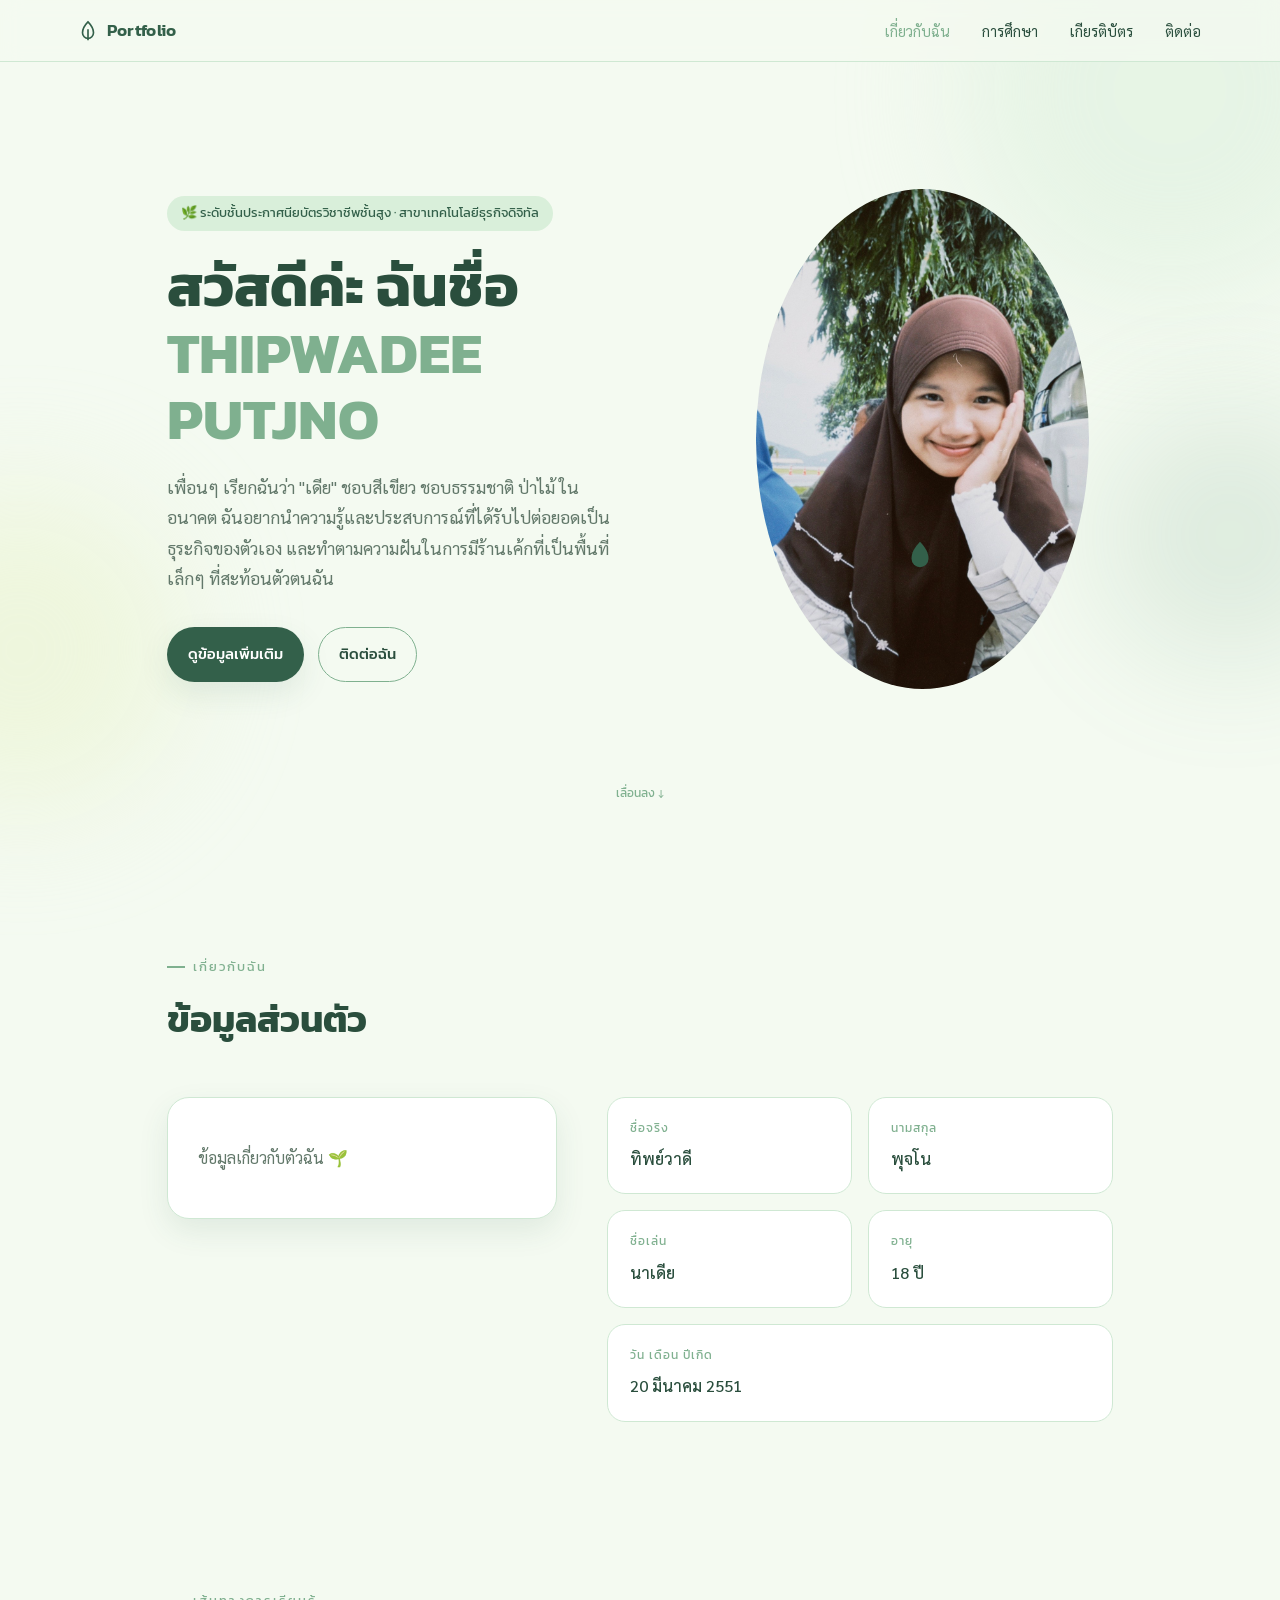
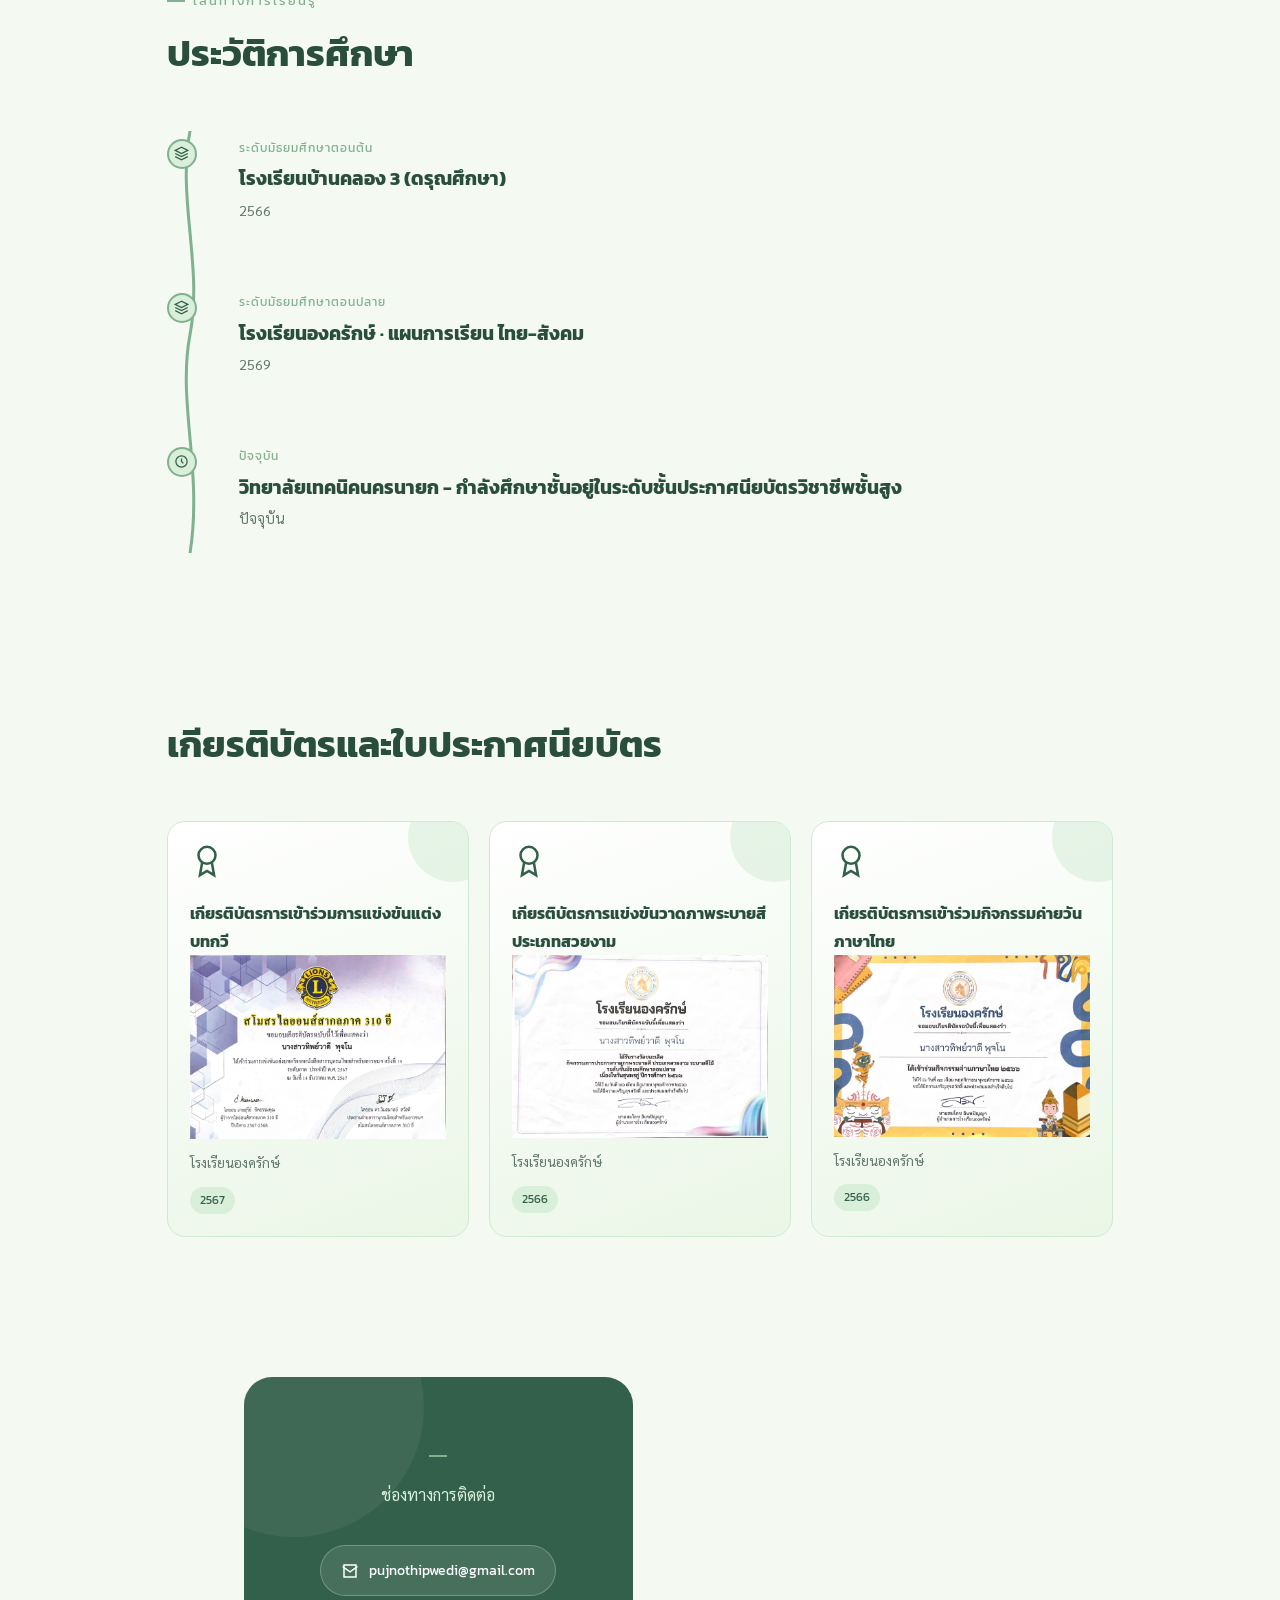
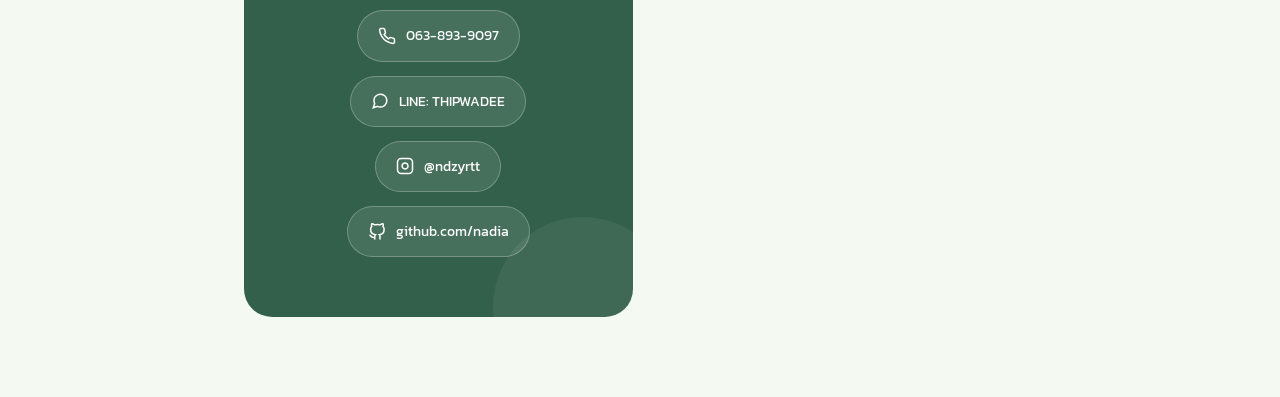
<file: index.html>
<!DOCTYPE html>
<html lang="th">
<head>
<meta charset="UTF-8">
<meta name="viewport" content="width=device-width, initial-scale=1.0">
<title>THIPWADEE PUTJNO — พอร์ตโฟลิโอ</title>
<link rel="preconnect" href="https://fonts.googleapis.com">
<link rel="preconnect" href="https://fonts.gstatic.com" crossorigin>
<link href="https://fonts.googleapis.com/css2?family=Kanit:wght@400;500;600;700&family=Sarabun:wght@300;400;500;600&display=swap" rel="stylesheet">
<style>
  :root{
    --bg: #F4FAF1;
    --bg-soft: #EAF6E6;
    --card: #FFFFFF;
    --deep: #33604A;
    --deep-2: #2A4E3D;
    --mid: #7FB08F;
    --pastel: #D9EFDA;
    --highlight: #E9F3C9;
    --text: #26352B;
    --muted: #62786A;
    --line: #CFE8D3;
    --shadow: 0 12px 30px rgba(51, 96, 74, 0.10);
  }

  *{ box-sizing: border-box; }
  html{ scroll-behavior: smooth; }
  body{
    margin:0;
    background: var(--bg);
    color: var(--text);
    font-family: 'Sarabun', sans-serif;
    font-weight: 400;
    line-height: 1.75;
    overflow-x: hidden;
  }
  h1,h2,h3,h4{
    font-family: 'Kanit', sans-serif;
    color: var(--deep-2);
    margin: 0;
  }
  a{ color: inherit; }
  ::selection{ background: var(--pastel); color: var(--deep-2); }

  @media (prefers-reduced-motion: reduce){
    *{ animation: none !important; transition: none !important; }
    html{ scroll-behavior: auto; }
  }

  /* ---------- background texture ---------- */
  .bg-blob{
    position: fixed;
    border-radius: 50%;
    filter: blur(60px);
    opacity: 0.5;
    z-index: -1;
    pointer-events: none;
  }
  .blob-1{ width: 420px; height: 420px; background: var(--pastel); top: -120px; right: -100px; }
  .blob-2{ width: 320px; height: 320px; background: var(--highlight); bottom: 10%; left: -140px; }
  .blob-3{ width: 260px; height: 260px; background: var(--mid); opacity: 0.18; top: 45%; right: -80px; }

  /* ---------- nav ---------- */
  nav{
    position: fixed;
    top: 0; left: 0; right: 0;
    z-index: 100;
    display: flex;
    align-items: center;
    justify-content: space-between;
    padding: 16px 6vw;
    background: rgba(244, 250, 241, 0.75);
    backdrop-filter: blur(10px);
    border-bottom: 1px solid var(--line);
    transition: padding .3s ease;
  }
  .logo{
    display: flex;
    align-items: center;
    gap: 8px;
    font-family: 'Kanit', sans-serif;
    font-weight: 600;
    color: var(--deep);
    font-size: 1.05rem;
    letter-spacing: .3px;
  }
  .logo svg{ width: 22px; height: 22px; }
  .nav-links{
    display: flex;
    gap: 28px;
    list-style: none;
    margin: 0; padding: 0;
    font-size: 0.92rem;
  }
  .nav-links a{
    text-decoration: none;
    color: var(--deep-2);
    position: relative;
    padding: 4px 2px;
  }
  .nav-links a::after{
    content:"";
    position: absolute;
    left: 0; bottom: -2px;
    height: 2px; width: 0%;
    background: var(--mid);
    transition: width .25s ease;
  }
  .nav-links a:hover::after{ width: 100%; }
  .nav-toggle{ display: none; background: none; border: none; cursor: pointer; }
  .nav-toggle svg{ width: 26px; height: 26px; color: var(--deep); }

  @media (max-width: 760px){
    .nav-links{
      position: fixed;
      top: 60px; right: -100%;
      flex-direction: column;
      background: var(--card);
      width: 72%;
      max-width: 300px;
      height: calc(100vh - 60px);
      padding: 36px 30px;
      gap: 26px;
      box-shadow: var(--shadow);
      transition: right .35s ease;
    }
    .nav-links.open{ right: 0; }
    .nav-toggle{ display: block; }
  }

  section{ padding: 120px 6vw 40px; max-width: 1100px; margin: 0 auto; }
  .eyebrow{
    display: inline-flex;
    align-items: center;
    gap: 8px;
    font-family: 'Kanit', sans-serif;
    font-size: 0.8rem;
    letter-spacing: 2px;
    color: var(--mid);
    text-transform: uppercase;
    margin-bottom: 10px;
  }
  .eyebrow::before{
    content:"";
    width: 18px; height: 2px;
    background: var(--mid);
  }
  .section-title{ font-size: clamp(1.6rem, 3vw, 2.3rem); margin-bottom: 44px; }

  .reveal{
    opacity: 0;
    transform: translateY(24px);
    transition: opacity .7s ease, transform .7s ease;
  }
  .reveal.in{ opacity: 1; transform: translateY(0); }

  /* ---------- hero ---------- */
  .hero{
    min-height: 92vh;
    display: flex;
    align-items: center;
    padding-top: 90px;
    position: relative;
  }
  .hero-grid{
    display: grid;
    grid-template-columns: 1.15fr 0.85fr;
    gap: 50px;
    align-items: center;
    width: 100%;
  }
  .hero-tag{
    display: inline-block;
    background: var(--pastel);
    color: var(--deep);
    font-family: 'Kanit', sans-serif;
    font-size: 0.82rem;
    padding: 6px 14px;
    border-radius: 999px;
    margin-bottom: 22px;
  }
  .hero h1{
    font-size: clamp(2.3rem, 5.2vw, 3.6rem);
    line-height: 1.15;
    font-weight: 700;
  }
  .hero h1 span{ color: var(--mid); }
  .hero p.lead{
    margin-top: 20px;
    color: var(--muted);
    font-size: 1.08rem;
    max-width: 46ch;
  }
  .hero-cta{ margin-top: 34px; display: flex; gap: 14px; flex-wrap: wrap; }
  .btn{
    font-family: 'Kanit', sans-serif;
    font-weight: 500;
    padding: 13px 20px;
    border-radius: 200px;
    text-decoration: none;
    font-size: 0.95rem;
    display: inline-flex;
    align-items: center;
    gap: 8px;
    border: 1.5px solid transparent;
    transition: transform .25s ease, box-shadow .25s ease;
  }
  .btn-solid{ background: var(--deep); color: #fff; box-shadow: var(--shadow); }
  .btn-solid:hover{ transform: translateY(-3px); }
  .btn-outline{ border-color: var(--mid); color: var(--deep-2); }
  .btn-outline:hover{ background: var(--pastel); transform: translateY(-3px); }

  .hero-portrait{
    position: relative;
    justify-self: center;
  }
  .portrait-frame{
    width: min(200px, 40px);
    height: min(200px, 40vw);
    border-radius: 42% 58% 63% 37% / 45% 40% 60% 55%;
    background: linear-gradient(160deg, var(--pastel), var(--mid) 130%);
    display: flex;
    align-items: center;
    justify-content: center;
    box-shadow: var(--shadow);
    animation: morph 9s ease-in-out infinite;
    position: relative;
  }
  .portrait-frame span{
    font-family: 'Kanit', sans-serif;
    font-size: 4.2rem;
    font-weight: 600;
    color: var(--deep-2);
  }
  @keyframes morph{
    0%,100%{ border-radius: 42% 58% 63% 37% / 45% 40% 60% 55%; }
    50%{ border-radius: 58% 42% 37% 63% / 55% 60% 40% 45%; }
  }
  .leaf-orbit{
    position: absolute;
    width: 34px; height: 34px;
    color: var(--deep);
    animation: orbit 12s linear infinite;
  }
  @keyframes orbit{
    from{ transform: rotate(0deg) translateX(175px) rotate(0deg); }
    to{ transform: rotate(360deg) translateX(175px) rotate(-360deg); }
  }

  @media (max-width: 860px){
    .hero-grid{ grid-template-columns: 1fr; text-align: center; }
    .hero p.lead{ margin-left: auto; margin-right: auto; }
    .hero-cta{ justify-content: center; }
    .leaf-orbit{ display: none; }
  }

  .scroll-cue{
    position: absolute;
    bottom: 24px; left: 50%;
    transform: translateX(-50%);
    display: flex; flex-direction: column; align-items: center;
    gap: 6px;
    color: var(--mid);
    font-size: 0.75rem;
    font-family: 'Kanit', sans-serif;
    animation: bob 2.2s ease-in-out infinite;
  }
  @keyframes bob{ 0%,100%{ transform: translate(-50%,0);} 50%{ transform: translate(-50%,6px);} }

  /* ---------- about ---------- */
  .about-wrap{
    display: grid;
    grid-template-columns: 1fr 1.3fr;
    gap: 50px;
    align-items: start;
  }
  .about-note{
    background: var(--card);
    border: 1px solid var(--line);
    border-radius: 22px;
    padding: 30px;
    box-shadow: var(--shadow);
  }
  .about-note p{ color: var(--muted); }
  .info-grid{
    display: grid;
    grid-template-columns: repeat(2, 1fr);
    gap: 16px;
  }
  .info-card{
    background: var(--card);
    border: 1px solid var(--line);
    border-radius: 18px;
    padding: 20px 22px;
    transition: transform .25s ease, box-shadow .25s ease;
  }
  .info-card:hover{ transform: translateY(-4px); box-shadow: var(--shadow); }
  .info-card .k{
    font-family: 'Kanit', sans-serif;
    font-size: 0.76rem;
    color: var(--mid);
    text-transform: uppercase;
    letter-spacing: 1px;
    margin-bottom: 6px;
  }
  .info-card .v{ font-weight: 500; font-size: 1.02rem; color: var(--deep-2); }
  @media (max-width: 860px){
    .about-wrap{ grid-template-columns: 1fr; }
    .info-grid{ grid-template-columns: 1fr 1fr; }
  }
  @media (max-width: 480px){
    .info-grid{ grid-template-columns: 1fr; }
  }

  /* ---------- education timeline (vine signature) ---------- */
  .timeline{
    position: relative;
    padding-left: 46px;
  }
  .vine-svg{
    position: absolute;
    left: 0; top: 0;
    width: 46px;
    height: 100%;
  }
  .vine-path{
    fill: none;
    stroke: var(--mid);
    stroke-width: 3;
    stroke-linecap: round;
    stroke-dasharray: 1000;
    stroke-dashoffset: 1000;
    transition: stroke-dashoffset 1.6s ease;
  }
  .vine-path.in{ stroke-dashoffset: 0; }
  .tl-item{
    position: relative;
    padding: 6px 0 46px 26px;
  }
  .tl-item:last-child{ padding-bottom: 6px; }
  .tl-dot{
    position: absolute;
    left: -46px;
    top: 8px;
    width: 30px; height: 30px;
    background: var(--pastel);
    border: 2px solid var(--mid);
    border-radius: 50%;
    display: flex; align-items: center; justify-content: center;
  }
  .tl-dot svg{ width: 15px; height: 15px; color: var(--deep); }
  .tl-item .stage{
    font-family: 'Kanit', sans-serif;
    font-size: 0.78rem;
    letter-spacing: 1px;
    text-transform: uppercase;
    color: var(--mid);
    margin-bottom: 4px;
  }
  .tl-item h3{ font-size: 1.18rem; }
  .tl-item .years{ color: var(--muted); font-size: 0.9rem; margin-top: 2px; }
  .tl-item p.detail{ margin-top: 8px; color: var(--muted); max-width: 60ch; }

  /* ---------- experience / competitions ---------- */
  .card-grid{
    display: grid;
    grid-template-columns: repeat(auto-fit, minmax(260px, 1fr));
    gap: 22px;
  }
  .item-card{
    background: var(--card);
    border: 1px solid var(--line);
    border-radius: 20px;
    padding: 26px;
    box-shadow: 0 2px 10px rgba(51,96,74,0.05);
    transition: transform .28s ease, box-shadow .28s ease;
  }
  .item-card:hover{ transform: translateY(-6px); box-shadow: var(--shadow); }
  .item-icon{
    width: 42px; height: 42px;
    border-radius: 12px;
    background: var(--pastel);
    display: flex; align-items: center; justify-content: center;
    margin-bottom: 16px;
  }
  .item-icon svg{ width: 22px; height: 22px; color: var(--deep); }
  .item-card h4{ font-size: 1.05rem; margin-bottom: 6px; }
  .item-card .tag{ color: var(--mid); font-size: 0.82rem; font-family: 'Kanit',sans-serif; margin-bottom: 8px; display:block; }
  .item-card p{ color: var(--muted); font-size: 0.94rem; margin: 0; }

  .subhead{
    font-family: 'Kanit', sans-serif;
    font-size: 1.05rem;
    color: var(--deep);
    margin: 48px 0 20px;
    display: flex;
    align-items: center;
    gap: 10px;
  }
  .subhead svg{ width: 20px; height: 20px; color: var(--mid); }
  .subhead:first-child{ margin-top: 0; }

  /* ---------- certificates ---------- */
  .cert-grid{
    display: grid;
    grid-template-columns: repeat(auto-fit, minmax(230px, 1fr));
    gap: 20px;
  }
  .cert-card{
    background: linear-gradient(160deg, var(--card), var(--bg-soft));
    border: 1px solid var(--line);
    border-radius: 18px;
    padding: 22px;
    position: relative;
    overflow: hidden;
  }
  .cert-card::before{
    content:"";
    position: absolute;
    top: -30px; right: -30px;
    width: 90px; height: 90px;
    background: var(--pastel);
    border-radius: 50%;
    opacity: .6;
  }
  .cert-ribbon{
    width: 34px; height: 34px;
    color: var(--deep);
    margin-bottom: 14px;
    position: relative;
  }
  .cert-card h4{ font-size: 0.98rem; position: relative; }
  .cert-card .cert-org{ color: var(--muted); font-size: 0.85rem; margin-top: 4px; position: relative; }
  .cert-card .cert-year{
    display: inline-block;
    margin-top: 12px;
    font-family: 'Kanit', sans-serif;
    font-size: 0.75rem;
    color: var(--deep);
    background: var(--pastel);
    padding: 3px 10px;
    border-radius: 999px;
    position: relative;
  }

  /* ---------- contact ---------- */
  .contact-box{
    background: var(--deep);
    border-radius: 28px;
    padding: 60px 6vw;
    color: #fff;
    text-align: center;
    position: relative;
    overflow: hidden;
  }
  .contact-box::before, .contact-box::after{
    content:"";
    position: absolute;
    border-radius: 50%;
    background: rgba(255,255,255,0.06);
  }
  .contact-box::before{ width: 260px; height: 260px; top: -100px; left: -80px; }
  .contact-box::after{ width: 180px; height: 180px; bottom: -80px; right: -40px; }
  .contact-box h2{ color: #fff; }
  .contact-box p{ color: var(--pastel); max-width: 50ch; margin: 14px auto 0; }
  .contact-links{
    display: flex;
    flex-wrap: wrap;
    justify-content: center;
    gap: 14px;
    margin-top: 36px;
    position: relative;
  }
  .contact-pill{
    display: flex;
    align-items: center;
    gap: 10px;
    background: rgba(255,255,255,0.1);
    border: 1px solid rgba(255,255,255,0.25);
    padding: 12px 20px;
    border-radius: 999px;
    text-decoration: none;
    color: #fff;
    font-family: 'Kanit', sans-serif;
    font-size: 0.9rem;
    transition: background .25s ease, transform .25s ease;
  }
  .contact-pill:hover{ background: rgba(255,255,255,0.22); transform: translateY(-3px); }
  .contact-pill svg{ width: 18px; height: 18px; }

  footer{
    text-align: center;
    padding: 30px 6vw 40px;
    color: var(--muted);
    font-size: 0.85rem;
  }
</style>
</head>
<body>

<div class="bg-blob blob-1"></div>
<div class="bg-blob blob-2"></div>
<div class="bg-blob blob-3"></div>

<nav>
  <div class="logo">
    <svg viewBox="0 0 24 24" fill="none" stroke="currentColor" stroke-width="1.8"><path d="M12 2C8 6 6 10 6 14a6 6 0 0012 0c0-4-2-8-6-12z"/><path d="M12 22V10"/></svg>
    Portfolio
  </div>
  <ul class="nav-links" id="navLinks">
    <li><a href="#about" class="nav-link">เกี่ยวกับฉัน</a></li>
    <li><a href="#education" class="nav-link">การศึกษา</a></li>
    <li><a href="#certificates" class="nav-link">เกียรติบัตร</a></li>
    <li><a href="#contact" class="nav-link">ติดต่อ</a></li>
  </ul>
  <button class="nav-toggle" id="navToggle" aria-label="เปิดเมนู">
    <svg viewBox="0 0 24 24" fill="none" stroke="currentColor" stroke-width="2"><path d="M4 6h16M4 12h16M4 18h16"/></svg>
  </button>
</nav>

<!-- ================= HERO ================= -->
<section class="hero" id="hero">
  <div class="hero-grid">
    <div class="reveal in">
      <span class="hero-tag">🌿 ระดับชั้นประกาศนียบัตรวิชาชีพชั้นสูง · สาขาเทคโนโลยีธุรกิจดิจิทัล</span>
      <h1>สวัสดีค่ะ ฉันชื่อ<br><span>THIPWADEE PUTJNO</span></h1>
      <p class="lead">เพื่อนๆ เรียกฉันว่า "เดีย" ชอบสีเขียว ชอบธรรมชาติ ป่าไม้  ในอนาคต ฉันอยากนำความรู้และประสบการณ์ที่ได้รับไปต่อยอดเป็นธุระกิจของตัวเอง และทำตามความฝันในการมีร้านเค้กที่เป็นพื้นที่เล็กๆ ที่สะท้อนตัวตนฉัน </p>
      <div class="hero-cta">
        <a href="#about" class="btn btn-solid">ดูข้อมูลเพิ่มเติม</a>
        <a href="#contact" class="btn btn-outline">ติดต่อฉัน</a>
      </div>
    </div>
    <div class="hero-portrait reveal in">
      <div class="portrait-frame"><img src="assets/333.jpg" alt="รูปหน้าปก" style="width: 500px; height: 500px; object-fit: cover; border-radius: 50%;"></div>
      <svg class="leaf-orbit" viewBox="0 0 24 24" fill="currentColor"><path d="M12 2C8 6 6 10 6 14a6 6 0 0012 0c0-4-2-8-6-12z"/></svg>
    </div>
  </div>
  <div class="scroll-cue">เลื่อนลง ↓</div>
</section>

<!-- ================= ABOUT ================= -->
<section id="about">
  <div class="eyebrow reveal">เกี่ยวกับฉัน</div>
  <h2 class="section-title reveal">ข้อมูลส่วนตัว</h2>
  <div class="about-wrap">
    <div class="about-note reveal">
      <p>ข้อมูลเกี่ยวกับตัวฉัน 🌱</p>
    </div>
    <div class="info-grid">
      <div class="info-card reveal">
        <div class="k">ชื่อจริง</div>
        <div class="v">ทิพย์วาดี</div>
      </div>
      <div class="info-card reveal">
        <div class="k">นามสกุล</div>
        <div class="v">พุจโน</div>
      </div>
      <div class="info-card reveal">
        <div class="k">ชื่อเล่น</div>
        <div class="v">นาเดีย</div>
      </div>
      <div class="info-card reveal">
        <div class="k">อายุ</div>
        <div class="v">18 ปี</div>
      </div>
      <div class="info-card reveal" style="grid-column: 1 / -1;">
        <div class="k">วัน เดือน ปีเกิด</div>
        <div class="v">20 มีนาคม 2551</div>
      </div>
    </div>
  </div>
</section>

<!-- ================= EDUCATION ================= -->
<section id="education">
  <div class="eyebrow reveal">เส้นทางการเรียนรู้</div>
  <h2 class="section-title reveal">ประวัติการศึกษา</h2>

  <div class="timeline">
    <svg class="vine-svg" viewBox="0 0 46 560" preserveAspectRatio="none">
      <path class="vine-path" d="M23 0 C 10 90, 36 180, 23 270 C 10 360, 36 450, 23 560" />
    </svg>

    <div class="tl-item reveal">
      <div class="tl-dot"><svg viewBox="0 0 24 24" fill="none" stroke="currentColor" stroke-width="2"><path d="M12 2 2 7l10 5 10-5-10-5z"/><path d="M2 17l10 5 10-5M2 12l10 5 10-5"/></svg></div>
      <div class="stage">ระดับมัธยมศึกษาตอนต้น</div>
      <h3>โรงเรียนบ้านคลอง 3 (ดรุณศึกษา) </h3>
      <div class="years">2566</div>
      <p class="detail"></p>
    </div>

    <div class="tl-item reveal">
      <div class="tl-dot"><svg viewBox="0 0 24 24" fill="none" stroke="currentColor" stroke-width="2"><path d="M12 2 2 7l10 5 10-5-10-5z"/><path d="M2 17l10 5 10-5M2 12l10 5 10-5"/></svg></div>
      <div class="stage">ระดับมัธยมศึกษาตอนปลาย</div>
      <h3>โรงเรียนองครักษ์ · แผนการเรียน ไทย-สังคม </h3>
      <div class="years">2569</div>
      <p class="detail"></p>
    </div>

    <div class="tl-item reveal">
      <div class="tl-dot"><svg viewBox="0 0 24 24" fill="none" stroke="currentColor" stroke-width="2"><circle cx="12" cy="12" r="9"/><path d="M12 7v5l3 3"/></svg></div>
      <div class="stage">ปัจจุบัน</div>
      <h3>วิทยาลัยเทคนิคนครนายก - กำลังศึกษาชั้นอยู่ในระดับชั้นประกาศนียบัตรวิชาชีพชั้นสูง</h3>
      <div class="years">ปัจจุบัน</div>
      <p class="detail"></p>
    </div>
  </div>
</section>

 
<!-- ================= CERTIFICATES ================= -->
<section id="certificates">
  <h2 class="section-title reveal">เกียรติบัตรและใบประกาศนียบัตร</h2>
  <div class="cert-grid">
    <div class="cert-card reveal">
      <svg class="cert-ribbon" viewBox="0 0 24 24" fill="none" stroke="currentColor" stroke-width="1.8"><circle cx="12" cy="8" r="6"/><path d="M8.5 13.5L7 22l5-3 5 3-1.5-8.5"/></svg>
      <h4>เกียรติบัตรการเข้าร่วมการแข่งขันแต่งบทกวี</h4>
      <img src="assets/2.jpg" alt="เกียรติบัตร" style="max-width:100%;">
      <div class="cert-org">โรงเรียนองครักษ์</div>
      <span class="cert-year">2567</span>
    </div>
    <div class="cert-card reveal">
      <svg class="cert-ribbon" viewBox="0 0 24 24" fill="none" stroke="currentColor" stroke-width="1.8"><circle cx="12" cy="8" r="6"/><path d="M8.5 13.5L7 22l5-3 5 3-1.5-8.5"/></svg>
      <h4>เกียรติบัตรการแข่งขันวาดภาพระบายสีประเภทสวยงาม</h4>
<a href="certificate.jpg" target="_blank">
    <img src="assets/1.jpg" alt="เกียรติบัตร" style="max-width:100%;">
         
</a>
      <div class="cert-org">โรงเรียนองครักษ์</div>
      <span class="cert-year">2566</span>
    </div>
     <div class="cert-card reveal">
      <svg class="cert-ribbon" viewBox="0 0 24 24" fill="none" stroke="currentColor" stroke-width="1.8"><circle cx="12" cy="8" r="6"/><path d="M8.5 13.5L7 22l5-3 5 3-1.5-8.5"/></svg>
      <h4>เกียรติบัตรการเข้าร่วมกิจกรรมค่ายวันภาษาไทย</h4>
<img src="assets/3.jpg" alt="เกียรติบัตร" style="max-width:100%;">
      <div class="cert-org">โรงเรียนองครักษ์</div>
      <span class="cert-year">2566</span>
    </div>
  
   

<!-- ================= CONTACT ================= -->
<section id="contact">
  <div class="contact-box reveal">
    <div class="eyebrow" style="color: var(--pastel);"></div>
    <p>ช่องทางการติดต่อ</p>
    <div class="contact-links">
      <a class="contact-pill" href="pujnothipwedi@gmail.com">
        <svg viewBox="0 0 24 24" fill="none" stroke="currentColor" stroke-width="2"><path d="M4 4h16v16H4z"/><path d="M22 6l-10 7L2 6"/></svg>
        pujnothipwedi@gmail.com
      </a>
      <a class="contact-pill" href="tel:063-893-9097">
        <svg viewBox="0 0 24 24" fill="none" stroke="currentColor" stroke-width="2"><path d="M22 16.92v3a2 2 0 01-2.18 2 19.79 19.79 0 01-8.63-3.07 19.5 19.5 0 01-6-6 19.79 19.79 0 01-3.07-8.67A2 2 0 014.11 2h3a2 2 0 012 1.72c.127.96.362 1.903.7 2.81a2 2 0 01-.45 2.11L8.09 9.91a16 16 0 006 6l1.27-1.27a2 2 0 012.11-.45c.907.338 1.85.573 2.81.7A2 2 0 0122 16.92z"/></svg>
        063-893-9097
      </a>
      <a class="contact-pill" href="https://line.me/ti/p/THIPWADEE" target="_blank" rel="noopener">
        <svg viewBox="0 0 24 24" fill="none" stroke="currentColor" stroke-width="2"><path d="M21 11.5a8.38 8.38 0 01-.9 3.8 8.5 8.5 0 01-7.6 4.7 8.38 8.38 0 01-3.8-.9L3 21l1.9-5.7a8.38 8.38 0 01-.9-3.8 8.5 8.5 0 014.7-7.6 8.38 8.38 0 013.8-.9h.5a8.48 8.48 0 018 8v.5z"/></svg>
        LINE: THIPWADEE
      </a>
      <a class="contact-pill" href="https://instagram.com/ndzyrtt" target="_blank" rel="noopener">
        <svg viewBox="0 0 24 24" fill="none" stroke="currentColor" stroke-width="2"><rect x="2" y="2" width="20" height="20" rx="5"/><path d="M16 11.37A4 4 0 1112.63 8 4 4 0 0116 11.37z"/><path d="M17.5 6.5h.01"/></svg>
        @ndzyrtt
      </a>
      <a class="contact-pill" href="https://github.com/nadia" target="_blank" rel="noopener">
        <svg viewBox="0 0 24 24" fill="none" stroke="currentColor" stroke-width="2"><path d="M9 19c-5 1.5-5-2.5-7-3m14 6v-3.87a3.37 3.37 0 00-.94-2.61c3.14-.35 6.44-1.54 6.44-7A5.44 5.44 0 0020 4.77 5.07 5.07 0 0019.91 1S18.73.65 16 2.48a13.38 13.38 0 00-7 0C6.27.65 5.09 1 5.09 1A5.07 5.07 0 005 4.77a5.44 5.44 0 00-1.5 3.78c0 5.42 3.3 6.61 6.44 7A3.37 3.37 0 009 18.13V22"/></svg>
        github.com/nadia
      </a>
    </div>
  </div>
</section>

<script>
  // ---- mobile nav toggle ----
  const navToggle = document.getElementById('navToggle');
  const navLinks = document.getElementById('navLinks');
  navToggle.addEventListener('click', () => navLinks.classList.toggle('open'));
  document.querySelectorAll('.nav-link').forEach(link => {
    link.addEventListener('click', () => navLinks.classList.remove('open'));
  });

  // ---- scroll reveal ----
  const revealEls = document.querySelectorAll('.reveal');
  const revealObserver = new IntersectionObserver((entries) => {
    entries.forEach(entry => {
      if (entry.isIntersecting){
        entry.target.classList.add('in');
        revealObserver.unobserve(entry.target);
      }
    });
  }, { threshold: 0.15 });
  revealEls.forEach(el => revealObserver.observe(el));

  // ---- vine draw animation ----
  const vine = document.querySelector('.vine-path');
  const vineObserver = new IntersectionObserver((entries) => {
    entries.forEach(entry => {
      if (entry.isIntersecting){
        vine.classList.add('in');
        vineObserver.unobserve(entry.target);
      }
    });
  }, { threshold: 0.1 });
  if (vine) vineObserver.observe(document.querySelector('.timeline'));

  // ---- active nav link on scroll ----
  const sections = document.querySelectorAll('section[id]');
  const navAnchors = document.querySelectorAll('.nav-link');
  const navObserver = new IntersectionObserver((entries) => {
    entries.forEach(entry => {
      const id = entry.target.getAttribute('id');
      const link = document.querySelector(`.nav-link[href="#${id}"]`);
      if (!link) return;
      if (entry.isIntersecting){
        navAnchors.forEach(a => a.style.color = 'var(--deep-2)');
        link.style.color = 'var(--mid)';
      }
    });
  }, { threshold: 0.4, rootMargin: "-80px 0px -60% 0px" });
  sections.forEach(s => navObserver.observe(s));
</script>

</body>
</html>
</file>
